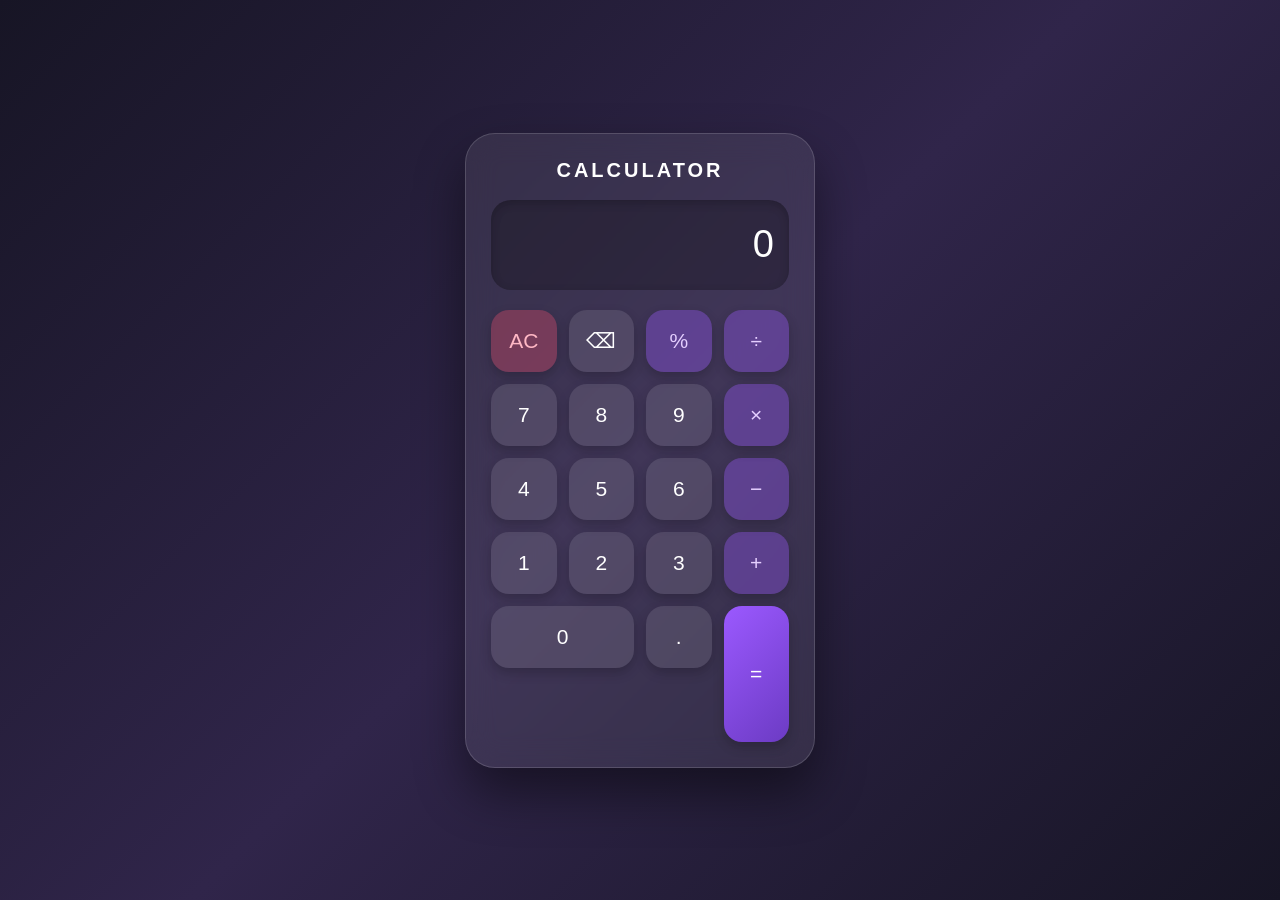
<file: CodeAlpha_Calculator/Calculator-main/index.html>
<!DOCTYPE html>
<html lang="en">
<head>
    <meta charset="UTF-8">
    <meta name="viewport" content="width=device-width, initial-scale=1.0">

    <title>Aesthetic Calculator</title>

    <link rel="stylesheet" href="style.css">
</head>

<body>

    <div class="calculator">

        <h2>CALCULATOR</h2>

        <input type="text" id="display" value="0" readonly>

        <div class="buttons">

            <button class="clear" onclick="clearDisplay()">AC</button>
            <button onclick="deleteLast()">⌫</button>
            <button class="operator" onclick="addToDisplay('%')">%</button>
            <button class="operator" onclick="addToDisplay('/')">÷</button>

            <button onclick="addToDisplay('7')">7</button>
            <button onclick="addToDisplay('8')">8</button>
            <button onclick="addToDisplay('9')">9</button>
            <button class="operator" onclick="addToDisplay('*')">×</button>

            <button onclick="addToDisplay('4')">4</button>
            <button onclick="addToDisplay('5')">5</button>
            <button onclick="addToDisplay('6')">6</button>
            <button class="operator" onclick="addToDisplay('-')">−</button>

            <button onclick="addToDisplay('1')">1</button>
            <button onclick="addToDisplay('2')">2</button>
            <button onclick="addToDisplay('3')">3</button>
            <button class="operator" onclick="addToDisplay('+')">+</button>

            <button class="zero" onclick="addToDisplay('0')">0</button>
            <button onclick="addToDisplay('.')">.</button>

            <button class="equal" onclick="calculate()">=</button>

        </div>

    </div>

    <script src="script.js"></script>

</body>
</html>
</file>
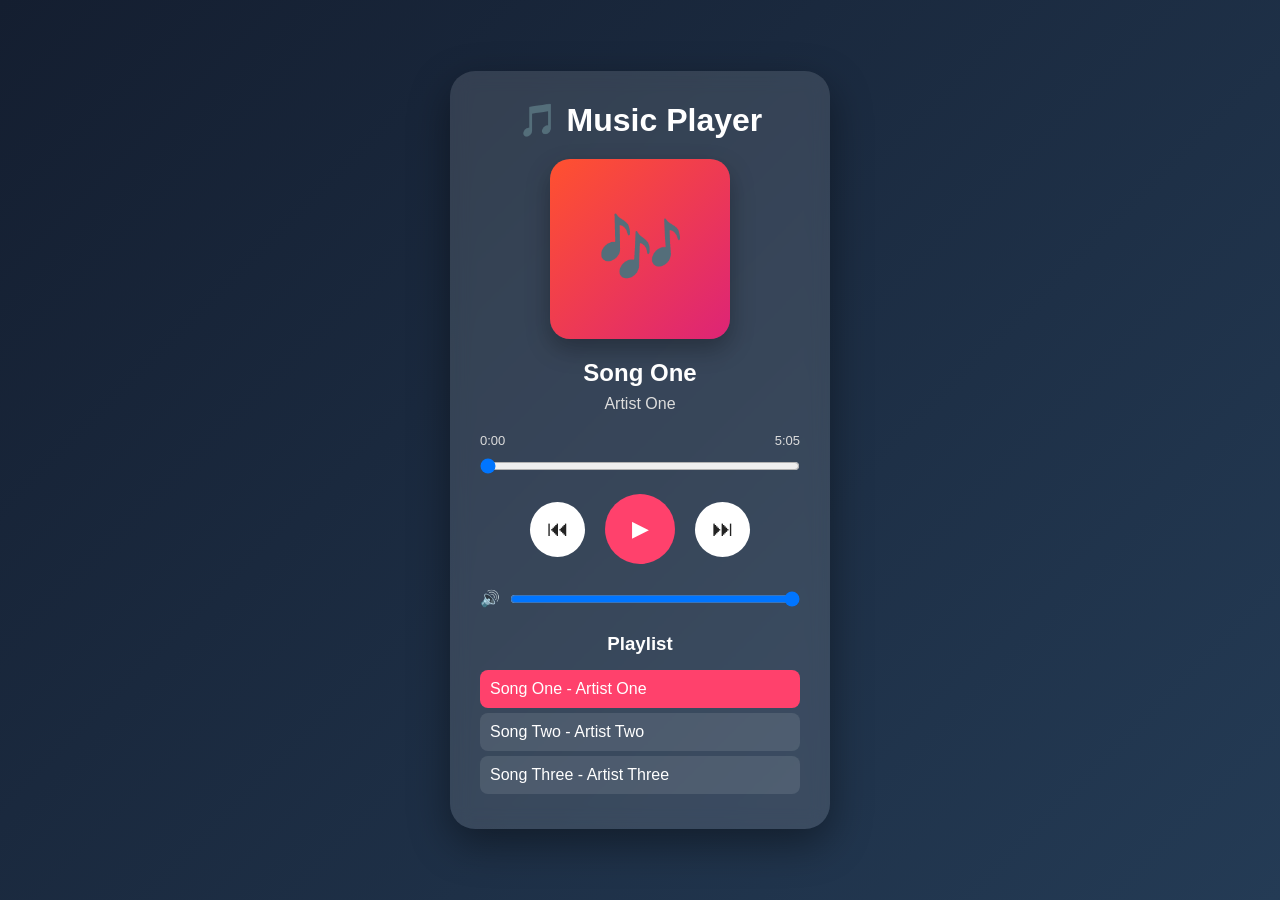
<file: CodeAlpha_Music_Player/Music-Player-main/index.html>
<!DOCTYPE html>
<html lang="en">
<head>
    <meta charset="UTF-8">
    <meta name="viewport" content="width=device-width, initial-scale=1.0">
    <title>Music Player</title>
    <link rel="stylesheet" href="style.css">
</head>

<body>

<div class="music-player">

    <h1>🎵 Music Player</h1>

    <div class="album">
        <div class="music-icon">🎶</div>
    </div>

    <h2 id="songTitle">Song Title</h2>
    <p id="artist">Artist Name</p>

    <div class="time">
        <span id="currentTime">0:00</span>
        <span id="duration">0:00</span>
    </div>

    <input type="range" id="progress" value="0" min="0" max="100">

    <div class="controls">
        <button id="prevBtn">⏮</button>
        <button id="playBtn">▶</button>
        <button id="nextBtn">⏭</button>
    </div>

    <div class="volume-control">
        🔊
        <input type="range" id="volume" min="0" max="1" step="0.01" value="1">
    </div>

    <h3>Playlist</h3>

    <ul id="playlist"></ul>

    <audio id="audio"></audio>

</div>

<script src="script.js"></script>

</body>
</html>
</file>
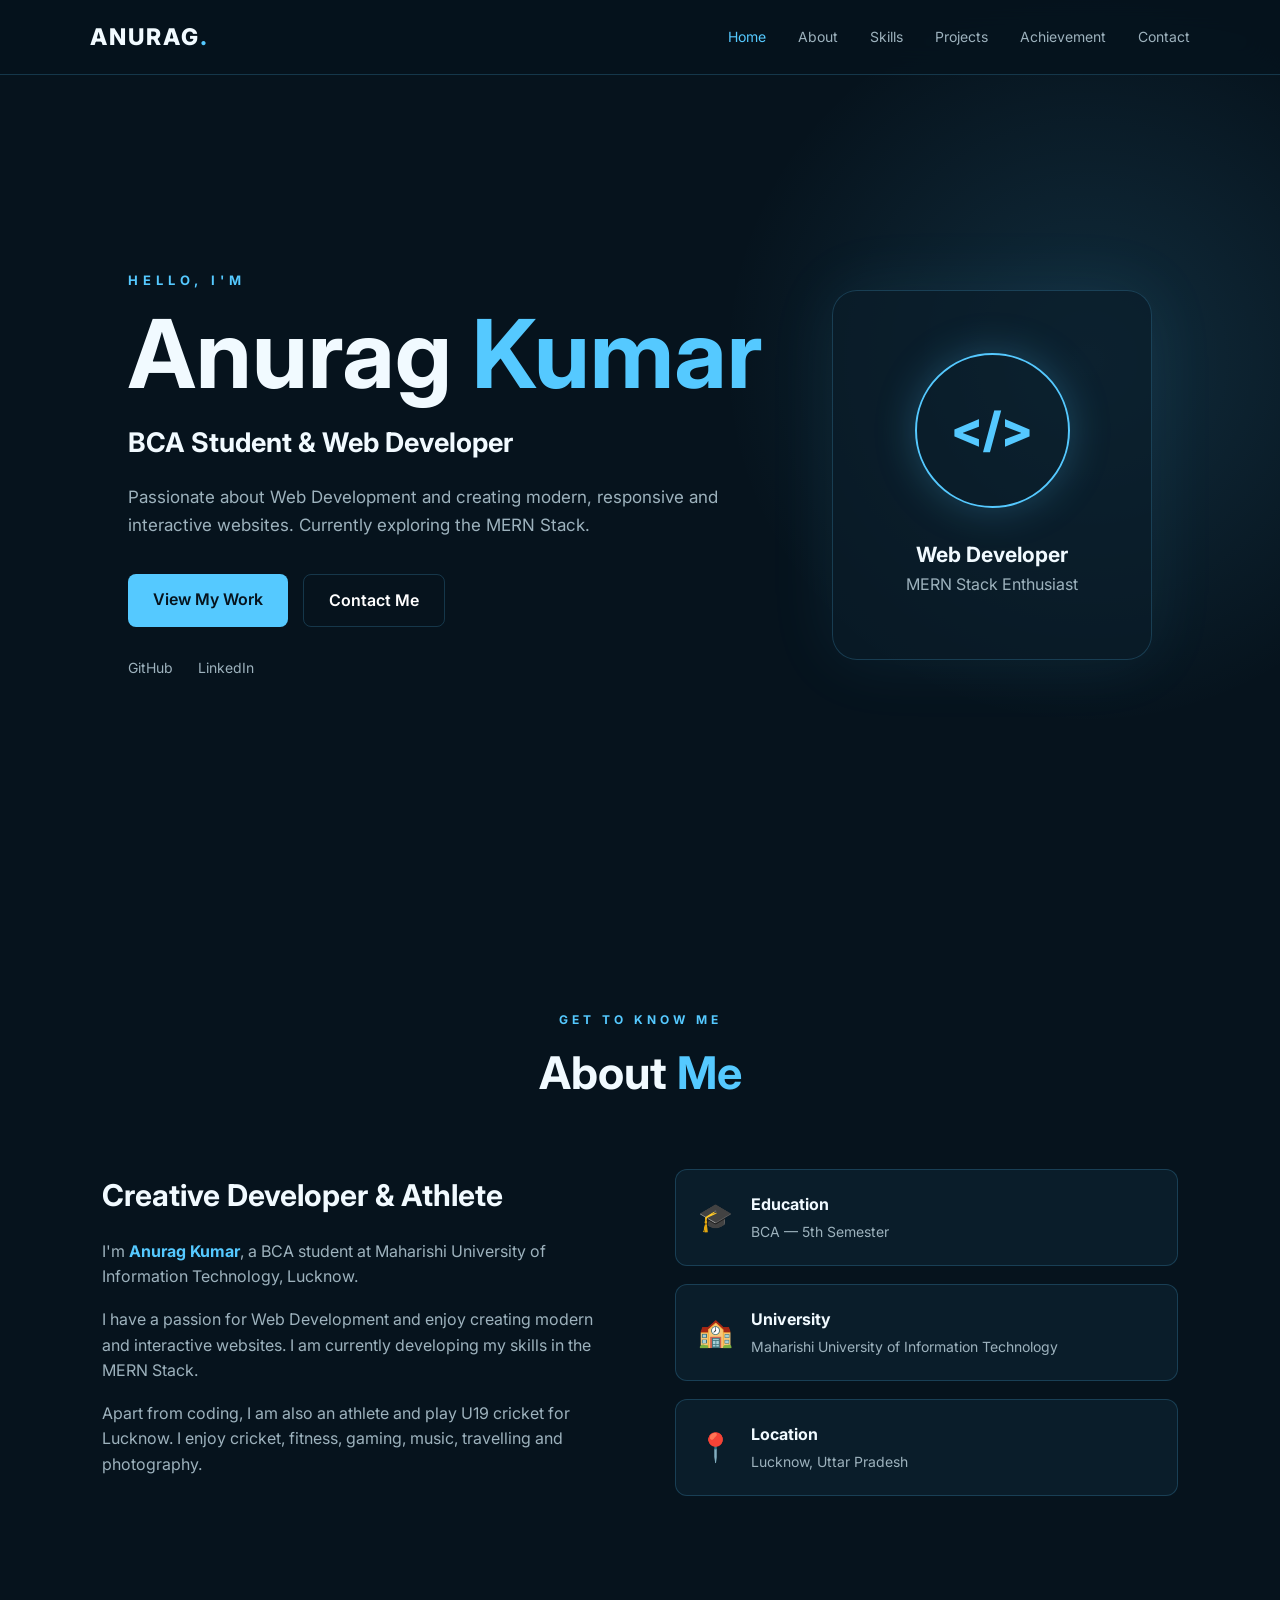
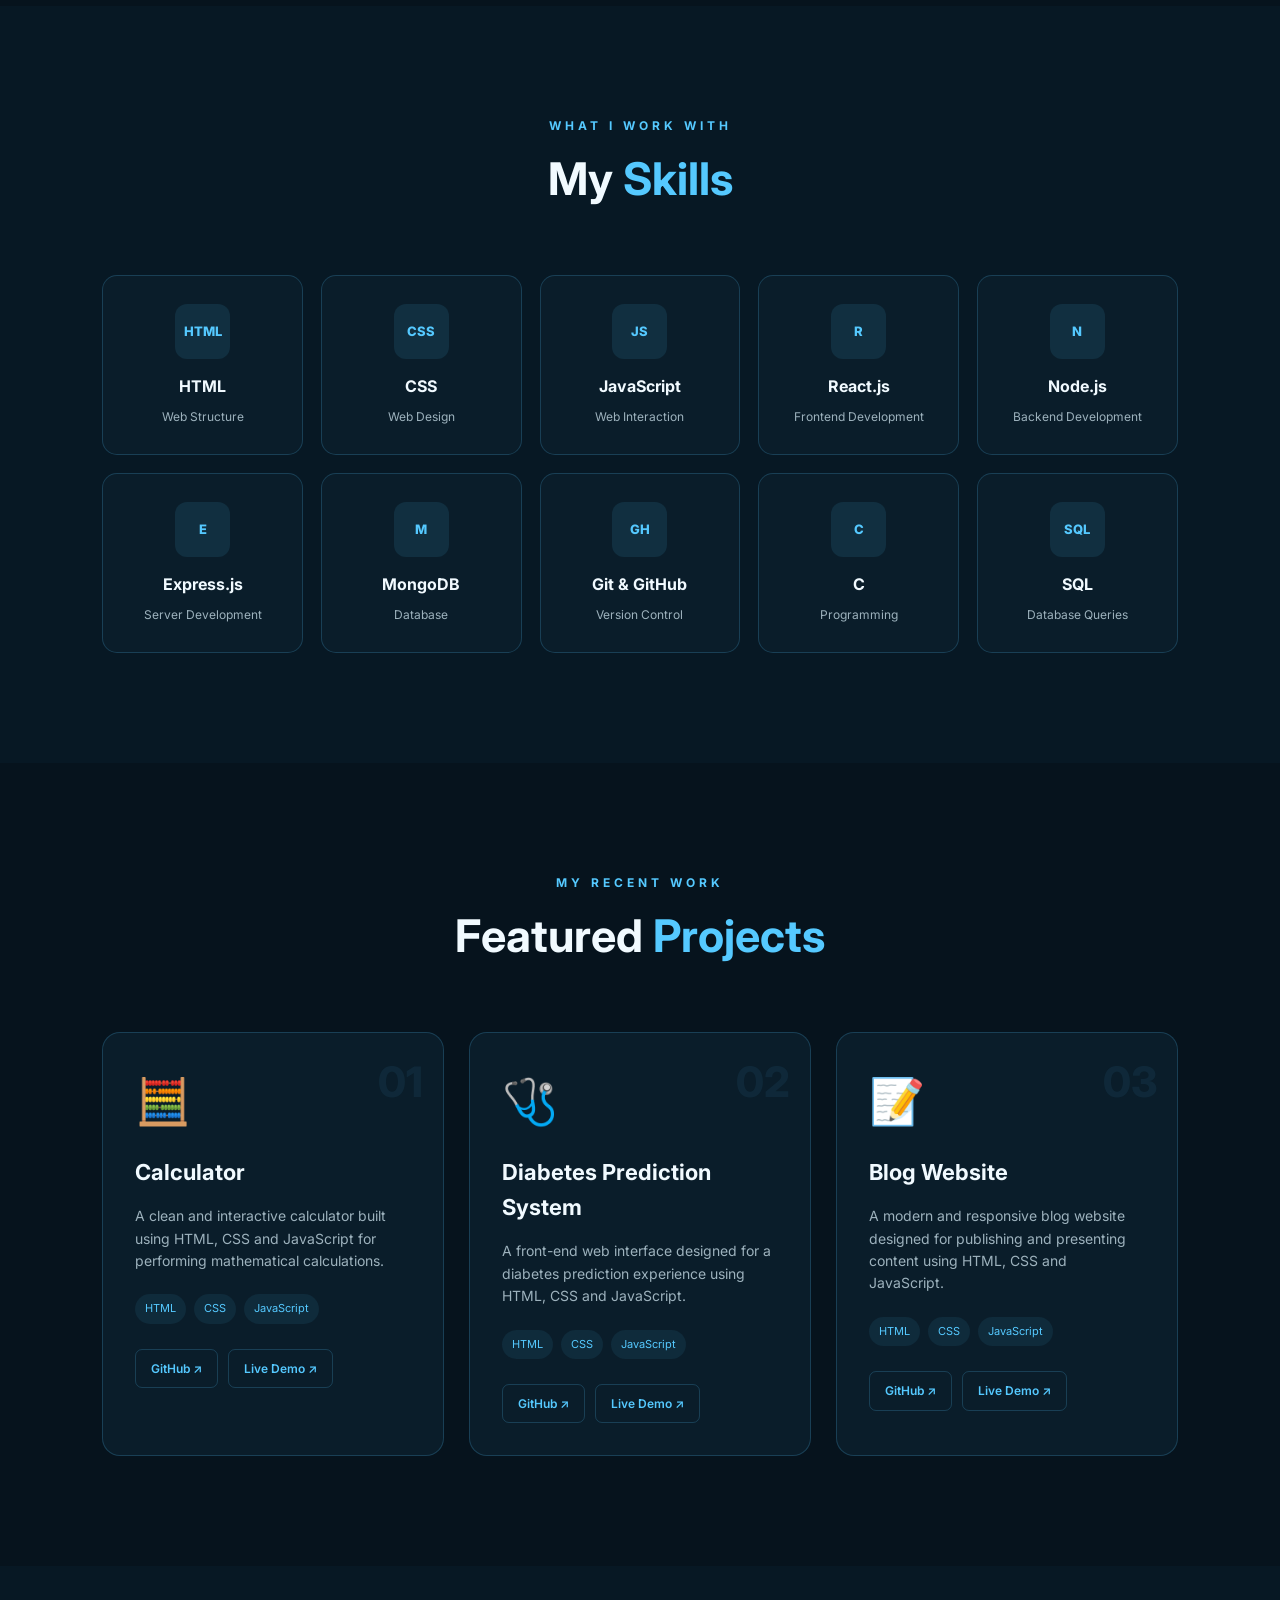
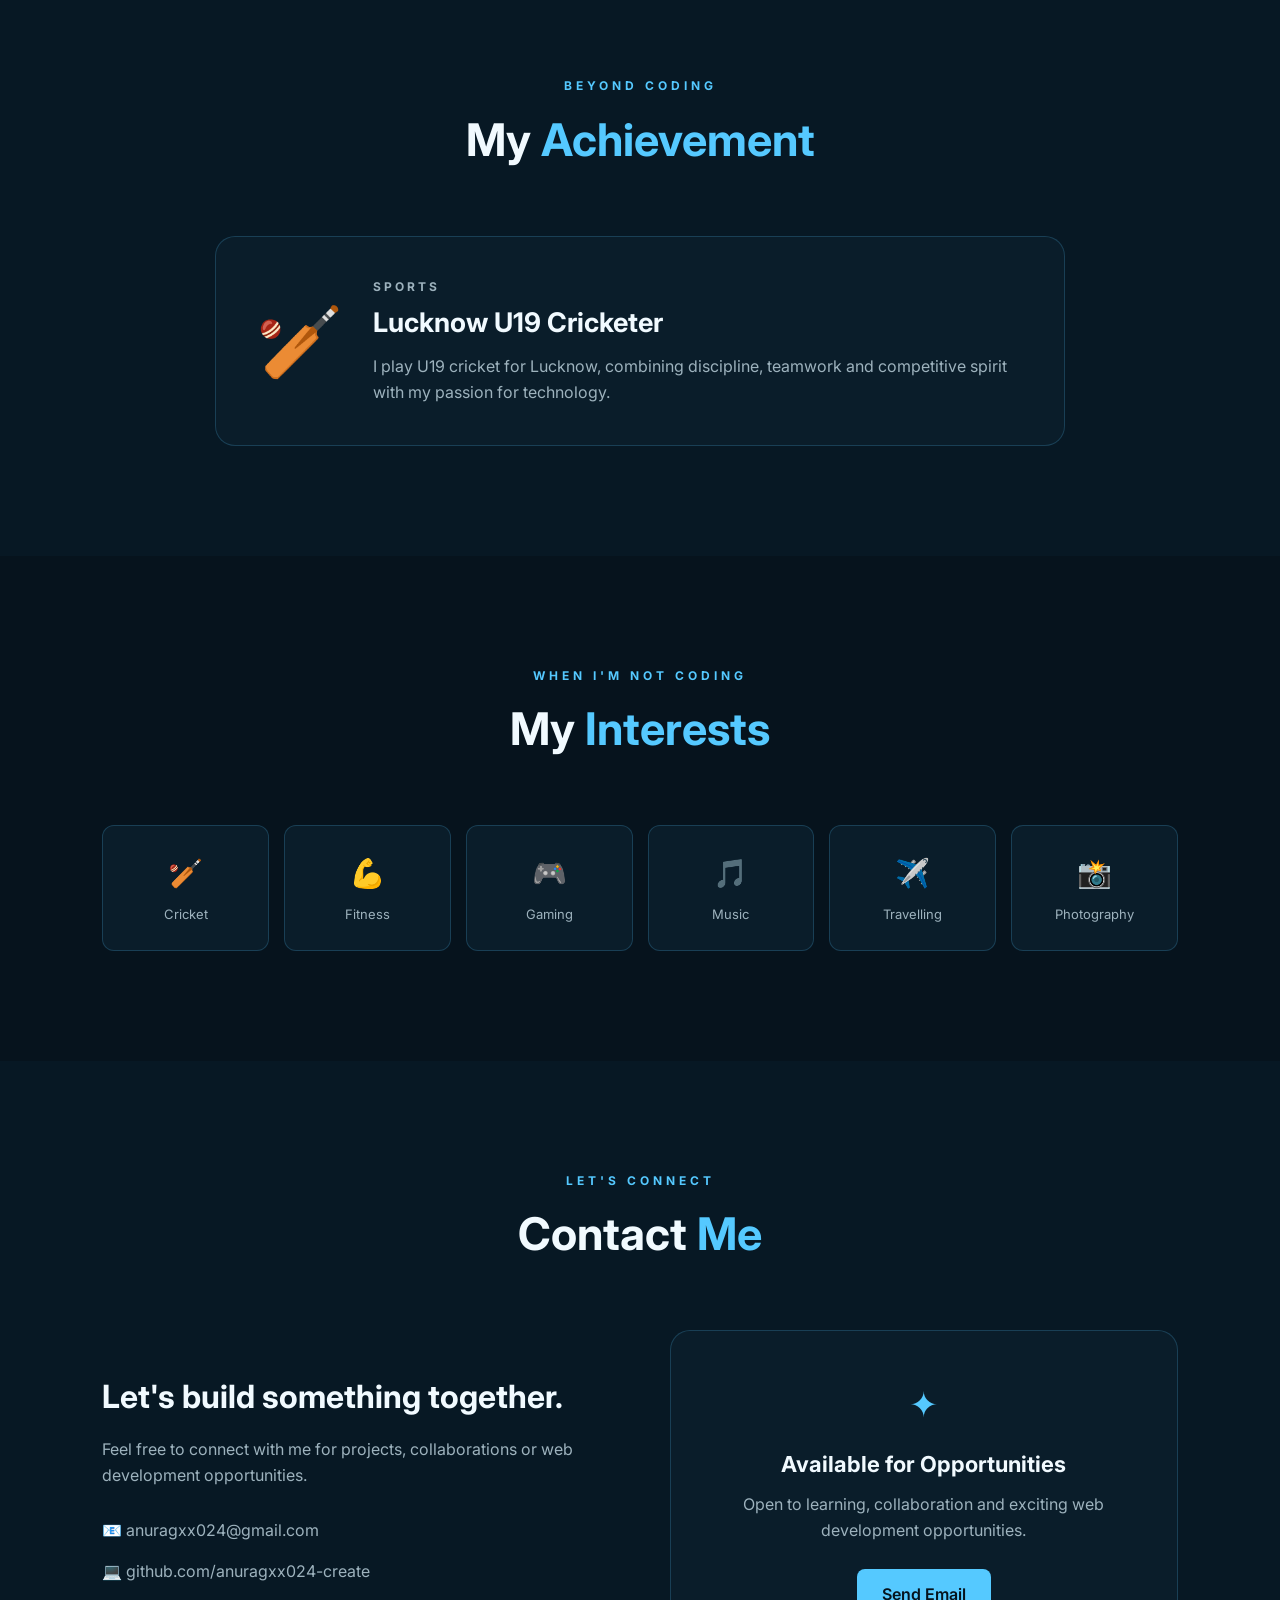
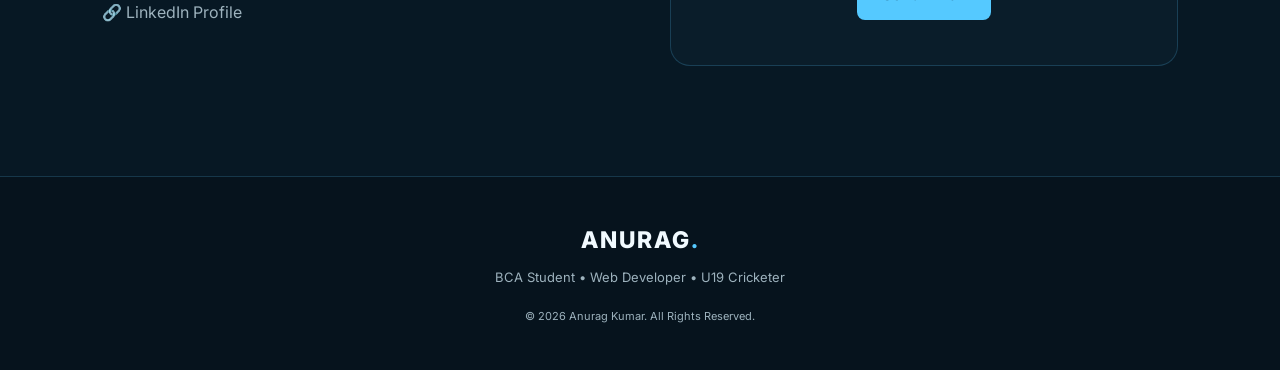
<file: CodeAlpha_Personal_portfolio_websites/PERSONAL-PORTFOLIO-WEBSITE-main/index.html>
<!DOCTYPE html>
<html lang="en">

<head>
    <meta charset="UTF-8">
    <meta name="viewport" content="width=device-width, initial-scale=1.0">

    <title>Anurag Kumar | Web Developer</title>

    <link rel="stylesheet" href="style.css">

    <!-- Google Font -->
    <link rel="preconnect" href="https://fonts.googleapis.com">
    <link rel="preconnect" href="https://fonts.gstatic.com" crossorigin>
    <link href="https://fonts.googleapis.com/css2?family=Inter:wght@400;500;600;700;800&display=swap" rel="stylesheet">
</head>

<body>

    <!-- ================= NAVBAR ================= -->

    <header class="navbar">

        <a href="#home" class="logo">
            ANURAG<span>.</span>
        </a>

        <nav id="navMenu">
            <a href="#home">Home</a>
            <a href="#about">About</a>
            <a href="#skills">Skills</a>
            <a href="#projects">Projects</a>
            <a href="#achievement">Achievement</a>
            <a href="#contact">Contact</a>
        </nav>

        <button class="menu-btn" id="menuBtn">
            ☰
        </button>

    </header>


    <!-- ================= HERO ================= -->

    <section id="home" class="hero">

        <div class="hero-content">

            <p class="small-heading">
                HELLO, I'M
            </p>

            <h1>
                Anurag <span>Kumar</span>
            </h1>

            <h2>
                BCA Student & Web Developer
            </h2>

            <p class="hero-text">
                Passionate about Web Development and creating
                modern, responsive and interactive websites.
                Currently exploring the MERN Stack.
            </p>

            <div class="hero-buttons">

                <a href="#projects" class="btn primary-btn">
                    View My Work
                </a>

                <a href="#contact" class="btn secondary-btn">
                    Contact Me
                </a>

            </div>

            <div class="social-links">

                <a href="https://github.com/anuragxx024-create" target="_blank">
                    GitHub
                </a>

                <a href="https://www.linkedin.com/in/anurag-kr-413aa0384/" target="_blank">
                    LinkedIn
                </a>

            </div>

        </div>


        <div class="developer-card">

            <div class="code-circle">
                &lt;/&gt;
            </div>

            <h3>
                Web Developer
            </h3>

            <p>
                MERN Stack Enthusiast
            </p>

        </div>

    </section>


    <!-- ================= ABOUT ================= -->

    <section id="about" class="section">

        <div class="section-title">

            <p>
                GET TO KNOW ME
            </p>

            <h2>
                About <span>Me</span>
            </h2>

        </div>


        <div class="about-container">

            <div class="about-text">

                <h3>
                    Creative Developer & Athlete
                </h3>

                <p>
                    I'm <strong>Anurag Kumar</strong>, a BCA student
                    at Maharishi University of Information Technology,
                    Lucknow.
                </p>

                <p>
                    I have a passion for Web Development and enjoy
                    creating modern and interactive websites. I am
                    currently developing my skills in the MERN Stack.
                </p>

                <p>
                    Apart from coding, I am also an athlete and play
                    U19 cricket for Lucknow. I enjoy cricket, fitness,
                    gaming, music, travelling and photography.
                </p>

            </div>


            <div class="about-info">

                <div class="info-box">

                    <div class="info-icon">
                        🎓
                    </div>

                    <div>
                        <h4>
                            Education
                        </h4>

                        <p>
                            BCA — 5th Semester
                        </p>
                    </div>

                </div>


                <div class="info-box">

                    <div class="info-icon">
                        🏫
                    </div>

                    <div>
                        <h4>
                            University
                        </h4>

                        <p>
                            Maharishi University of Information Technology
                        </p>
                    </div>

                </div>


                <div class="info-box">

                    <div class="info-icon">
                        📍
                    </div>

                    <div>
                        <h4>
                            Location
                        </h4>

                        <p>
                            Lucknow, Uttar Pradesh
                        </p>
                    </div>

                </div>

            </div>

        </div>

    </section>


    <!-- ================= SKILLS ================= -->

    <section id="skills" class="section skills-section">

        <div class="section-title">

            <p>
                WHAT I WORK WITH
            </p>

            <h2>
                My <span>Skills</span>
            </h2>

        </div>


        <div class="skills-grid">

            <div class="skill-card">
                <div class="skill-icon">HTML</div>
                <h3>HTML</h3>
                <p>Web Structure</p>
            </div>

            <div class="skill-card">
                <div class="skill-icon">CSS</div>
                <h3>CSS</h3>
                <p>Web Design</p>
            </div>

            <div class="skill-card">
                <div class="skill-icon">JS</div>
                <h3>JavaScript</h3>
                <p>Web Interaction</p>
            </div>

            <div class="skill-card">
                <div class="skill-icon">R</div>
                <h3>React.js</h3>
                <p>Frontend Development</p>
            </div>

            <div class="skill-card">
                <div class="skill-icon">N</div>
                <h3>Node.js</h3>
                <p>Backend Development</p>
            </div>

            <div class="skill-card">
                <div class="skill-icon">E</div>
                <h3>Express.js</h3>
                <p>Server Development</p>
            </div>

            <div class="skill-card">
                <div class="skill-icon">M</div>
                <h3>MongoDB</h3>
                <p>Database</p>
            </div>

            <div class="skill-card">
                <div class="skill-icon">GH</div>
                <h3>Git & GitHub</h3>
                <p>Version Control</p>
            </div>

            <div class="skill-card">
                <div class="skill-icon">C</div>
                <h3> C </h3>
                <p>Programming</p>
            </div>

            <div class="skill-card">
                <div class="skill-icon">SQL</div>
                <h3>SQL</h3>
                <p>Database Queries</p>
            </div>

        </div>

    </section>


    <!-- ================= PROJECTS ================= -->

    <section id="projects" class="section projects-section">

        <div class="section-title">

            <p>
                MY RECENT WORK
            </p>

            <h2>
                Featured <span>Projects</span>
            </h2>

        </div>


        <!-- IMPORTANT: PROJECTS GRID -->

        <div class="projects-grid">


            <!-- PROJECT 1 -->

            <article class="project-card">

                <div class="project-number">
                    01
                </div>

                <div class="project-icon">
                    🧮
                </div>

                <h3>
                    Calculator
                </h3>

                <p>
                    A clean and interactive calculator built using
                    HTML, CSS and JavaScript for performing
                    mathematical calculations.
                </p>

                <div class="project-tech">

                    <span>HTML</span>
                    <span>CSS</span>
                    <span>JavaScript</span>

                </div>

                <div class="project-links">

                    <!-- PUT YOUR CALCULATOR GITHUB LINK HERE -->

                    <a href="https://github.com/anuragxx024-create/Calculator"
                       target="_blank">
                        GitHub ↗
                    </a>

                    <!-- PUT YOUR CALCULATOR LIVE LINK HERE -->

                    <a href=""
                       target="_blank">
                        Live Demo ↗
                    </a>

                </div>

            </article>


            <!-- PROJECT 2 -->

            <article class="project-card">

                <div class="project-number">
                    02
                </div>

                <div class="project-icon">
                    🩺
                </div>

                <h3>
                    Diabetes Prediction System
                </h3>

                <p>
                    A front-end web interface designed for a
                    diabetes prediction experience using
                    HTML, CSS and JavaScript.
                </p>

                <div class="project-tech">

                    <span>HTML</span>
                    <span>CSS</span>
                    <span>JavaScript</span>

                </div>

                <div class="project-links">

                    <!-- PUT YOUR DIABETES GITHUB LINK HERE -->

                    <a href="https://github.com/anuragxx024-create/Diabetes-predication-system"
                       target="_blank">
                        GitHub ↗
                    </a>

                    <!-- PUT YOUR DIABETES LIVE LINK HERE -->

                    <a href="https://anuragxx024-create.github.io/Diabetes-predication-system/"
                       target="_blank">
                        Live Demo ↗
                    </a>

                </div>

            </article>


            <!-- PROJECT 3 -->

            <article class="project-card">

                <div class="project-number">
                    03
                </div>

                <div class="project-icon">
                    📝
                </div>

                <h3>
                    Blog Website
                </h3>

                <p>
                    A modern and responsive blog website designed
                    for publishing and presenting content using
                    HTML, CSS and JavaScript.
                </p>

                <div class="project-tech">

                    <span>HTML</span>
                    <span>CSS</span>
                    <span>JavaScript</span>

                </div>

                <div class="project-links">

                    <!-- PUT YOUR BLOG GITHUB LINK HERE -->

                    <a href="YOUR-BLOG-GITHUB-LINK"
                       target="_blank">
                        GitHub ↗
                    </a>

                    <!-- PUT YOUR BLOG LIVE LINK HERE -->

                    <a href="YOUR-BLOG-LIVE-LINK"
                       target="_blank">
                        Live Demo ↗
                    </a>

                </div>

            </article>


        </div>

    </section>


    <!-- ================= ACHIEVEMENT ================= -->

    <section id="achievement" class="section achievement-section">

        <div class="section-title">

            <p>
                BEYOND CODING
            </p>

            <h2>
                My <span>Achievement</span>
            </h2>

        </div>


        <div class="achievement-card">

            <div class="achievement-icon">
                🏏
            </div>

            <div>

                <p class="achievement-label">
                    SPORTS
                </p>

                <h3>
                    Lucknow U19 Cricketer
                </h3>

                <p>
                    I play U19 cricket for Lucknow, combining
                    discipline, teamwork and competitive spirit
                    with my passion for technology.
                </p>

            </div>

        </div>

    </section>


    <!-- ================= INTERESTS ================= -->

    <section class="section">

        <div class="section-title">

            <p>
                WHEN I'M NOT CODING
            </p>

            <h2>
                My <span>Interests</span>
            </h2>

        </div>


        <div class="interests-grid">

            <div class="interest-card">
                <span>🏏</span>
                <p>Cricket</p>
            </div>

            <div class="interest-card">
                <span>💪</span>
                <p>Fitness</p>
            </div>

            <div class="interest-card">
                <span>🎮</span>
                <p>Gaming</p>
            </div>

            <div class="interest-card">
                <span>🎵</span>
                <p>Music</p>
            </div>

            <div class="interest-card">
                <span>✈️</span>
                <p>Travelling</p>
            </div>

            <div class="interest-card">
                <span>📸</span>
                <p>Photography</p>
            </div>

        </div>

    </section>


    <!-- ================= CONTACT ================= -->

    <section id="contact" class="section contact-section">

        <div class="section-title">

            <p>
                LET'S CONNECT
            </p>

            <h2>
                Contact <span>Me</span>
            </h2>

        </div>


        <div class="contact-container">

            <div class="contact-text">

                <h3>
                    Let's build something together.
                </h3>

                <p>
                    Feel free to connect with me for projects,
                    collaborations or web development opportunities.
                </p>


                <div class="contact-details">

                    <a href="mailto:anuragxx024@gmail.com">
                        📧 anuragxx024@gmail.com
                    </a>

                    <a href="https://github.com/anuragxx024-create"
                       target="_blank">
                        💻 github.com/anuragxx024-create
                    </a>

                    <a href="https://www.linkedin.com/in/anurag-kr-413aa0384/"
                       target="_blank">
                        🔗 LinkedIn Profile
                    </a>

                </div>

            </div>


            <div class="contact-box">

                <div class="contact-symbol">
                    ✦
                </div>

                <h3>
                    Available for Opportunities
                </h3>

                <p>
                    Open to learning, collaboration and exciting
                    web development opportunities.
                </p>

                <a href="mailto:anuragxx024@gmail.com"
                   class="btn primary-btn">
                    Send Email
                </a>

            </div>

        </div>

    </section>


    <!-- ================= FOOTER ================= -->

    <footer>

        <div class="footer-logo">
            ANURAG<span>.</span>
        </div>

        <p>
            BCA Student • Web Developer • U19 Cricketer
        </p>

        <p class="copyright">
            © <span id="year"></span> Anurag Kumar. All Rights Reserved.
        </p>

    </footer>


    <!-- JAVASCRIPT -->

    <script src="script.js"></script>

</body>

</html>
</file>
<file: CodeAlpha_Calculator/Calculator-main/style.css>
* {
    margin: 0;
    padding: 0;
    box-sizing: border-box;
    font-family: "Poppins", sans-serif;
}

body {
    min-height: 100vh;

    display: flex;
    justify-content: center;
    align-items: center;

    background: linear-gradient(
        135deg,
        #171525,
        #30254a,
        #171525
    );
}

/* Calculator Box */

.calculator {
    width: 350px;
    padding: 25px;

    border-radius: 30px;

    background: rgba(255, 255, 255, 0.08);

    border: 1px solid rgba(255, 255, 255, 0.15);

    box-shadow: 0 25px 50px rgba(0, 0, 0, 0.45);

    backdrop-filter: blur(15px);
}

/* Heading */

h2 {
    text-align: center;

    color: white;

    font-size: 20px;

    margin-bottom: 18px;

    letter-spacing: 3px;
}

/* Display */

#display {
    width: 100%;
    height: 90px;

    border: none;
    outline: none;

    border-radius: 20px;

    margin-bottom: 20px;

    padding: 15px;

    text-align: right;

    font-size: 38px;

    color: white;

    background: rgba(0, 0, 0, 0.25);

    box-shadow: inset 0 3px 10px rgba(0, 0, 0, 0.2);
}

/* Buttons Grid */

.buttons {
    display: grid;

    grid-template-columns: repeat(4, 1fr);

    gap: 12px;
}

/* All Buttons */

button {
    height: 62px;

    border: none;

    border-radius: 18px;

    font-size: 21px;

    color: white;

    cursor: pointer;

    background: rgba(255, 255, 255, 0.1);

    box-shadow: 0 5px 12px rgba(0, 0, 0, 0.2);

    transition: 0.2s ease;
}

/* Hover Effect */

button:hover {
    transform: translateY(-3px);

    background: rgba(255, 255, 255, 0.18);
}

/* Click Effect */

button:active {
    transform: scale(0.94);
}

/* Operators */

.operator {
    background: rgba(155, 89, 255, 0.35);

    color: #e5cfff;
}

.operator:hover {
    background: rgba(155, 89, 255, 0.55);
}

/* Clear Button */

.clear {
    background: rgba(255, 80, 110, 0.3);

    color: #ffb8c5;
}

/* Equal Button */

.equal {
    grid-row: span 2;

    height: 136px;

    background: linear-gradient(
        135deg,
        #9b59ff,
        #6c3bc4
    );

    color: white;
}

.equal:hover {
    background: linear-gradient(
        135deg,
        #aa70ff,
        #7948d4
    );
}

/* Zero Button */

.zero {
    grid-column: span 2;
}

/* Mobile Responsive */

@media (max-width: 400px) {

    .calculator {
        width: 90%;

        padding: 20px;
    }

    button {
        height: 58px;
    }
}
</file>
<file: CodeAlpha_Music_Player/Music-Player-main/style.css>
* {
    margin: 0;
    padding: 0;
    box-sizing: border-box;
}

body {
    font-family: Arial, sans-serif;
    min-height: 100vh;
    display: flex;
    justify-content: center;
    align-items: center;
    background: linear-gradient(135deg, #141e30, #243b55);
}

.music-player {
    width: 380px;
    padding: 30px;
    text-align: center;
    color: white;
    background: rgba(255, 255, 255, 0.12);
    border-radius: 25px;
    box-shadow: 0 15px 40px rgba(0, 0, 0, 0.4);
    backdrop-filter: blur(10px);
}

h1 {
    margin-bottom: 20px;
}

.album {
    width: 180px;
    height: 180px;
    margin: auto;
    border-radius: 20px;
    display: flex;
    justify-content: center;
    align-items: center;
    background: linear-gradient(135deg, #ff512f, #dd2476);
    box-shadow: 0 10px 25px rgba(0, 0, 0, 0.3);
}

.music-icon {
    font-size: 70px;
}

h2 {
    margin-top: 20px;
}

#artist {
    margin: 8px 0 20px;
    color: #ddd;
}

.time {
    display: flex;
    justify-content: space-between;
    font-size: 13px;
    color: #ddd;
}

input[type="range"] {
    width: 100%;
    cursor: pointer;
}

#progress {
    margin: 10px 0 20px;
}

.controls {
    display: flex;
    justify-content: center;
    align-items: center;
    gap: 20px;
}

.controls button {
    width: 55px;
    height: 55px;
    border: none;
    border-radius: 50%;
    cursor: pointer;
    font-size: 22px;
    background: white;
    color: #222;
    transition: 0.3s;
}

.controls button:hover {
    transform: scale(1.1);
}

#playBtn {
    width: 70px;
    height: 70px;
    background: #ff416c;
    color: white;
}

.volume-control {
    margin: 25px 0;
    display: flex;
    align-items: center;
    gap: 10px;
}

h3 {
    margin-bottom: 10px;
}

#playlist {
    list-style: none;
    text-align: left;
    max-height: 150px;
    overflow-y: auto;
}

#playlist li {
    padding: 10px;
    margin: 5px 0;
    background: rgba(255, 255, 255, 0.1);
    border-radius: 8px;
    cursor: pointer;
    transition: 0.3s;
}

#playlist li:hover {
    background: rgba(255, 255, 255, 0.25);
}

#playlist li.active {
    background: #ff416c;
}
</file>
<file: CodeAlpha_Personal_portfolio_websites/PERSONAL-PORTFOLIO-WEBSITE-main/style.css>
/* ================================
   RESET
================================ */

* {
    margin: 0;
    padding: 0;
    box-sizing: border-box;
}

html {
    scroll-behavior: smooth;
}

body {
    font-family: "Inter", sans-serif;
    background: #06131d;
    color: #f1faff;
    line-height: 1.6;
    overflow-x: hidden;
}

a {
    text-decoration: none;
    color: inherit;
}

::selection {
    background: #55c9ff;
    color: #06131d;
}


/* ================================
   COLORS
================================ */

:root {
    --sky: #55c9ff;
    --sky-light: #a9e7ff;

    --dark: #06131d;
    --dark-two: #071824;
    --card: #0a1d2a;

    --border: rgba(85, 201, 255, 0.20);

    --muted: #9db2bd;
}


/* ================================
   NAVBAR
================================ */

.navbar {
    position: fixed;
    top: 0;
    left: 0;

    width: 100%;
    height: 75px;

    padding: 0 7%;

    display: flex;
    align-items: center;
    justify-content: space-between;

    background: rgba(6, 19, 29, 0.90);

    backdrop-filter: blur(15px);

    border-bottom: 1px solid var(--border);

    z-index: 1000;
}

.logo,
.footer-logo {
    font-size: 23px;
    font-weight: 800;
    letter-spacing: 2px;
}

.logo span,
.footer-logo span {
    color: var(--sky);
}

.navbar nav {
    display: flex;
    align-items: center;
    gap: 32px;
}

.navbar nav a {
    color: var(--muted);
    font-size: 14px;
    transition: 0.3s;
}

.navbar nav a:hover {
    color: var(--sky);
}

.menu-btn {
    display: none;

    background: none;
    border: none;

    color: white;

    font-size: 27px;

    cursor: pointer;
}


/* ================================
   HERO
================================ */

.hero {
    min-height: 100vh;

    padding: 130px 10% 80px;

    display: flex;
    align-items: center;
    justify-content: space-between;

    gap: 70px;

    background:
        radial-gradient(
            circle at 85% 40%,
            rgba(85, 201, 255, 0.14),
            transparent 30%
        );
}

.hero-content {
    max-width: 700px;
}

.small-heading {
    color: var(--sky);

    font-size: 13px;
    font-weight: 700;

    letter-spacing: 5px;

    margin-bottom: 15px;
}

.hero h1 {
    font-size: clamp(55px, 8vw, 95px);

    line-height: 1;

    margin-bottom: 20px;
}

.hero h1 span {
    color: var(--sky);
}

.hero h2 {
    font-size: 27px;

    margin-bottom: 20px;
}

.hero-text {
    max-width: 600px;

    color: var(--muted);

    font-size: 17px;
}

.hero-buttons {
    display: flex;
    gap: 15px;

    margin-top: 35px;
}

.btn {
    display: inline-block;

    padding: 13px 25px;

    border-radius: 8px;

    font-weight: 600;

    transition: 0.3s;
}

.primary-btn {
    background: var(--sky);

    color: #06131d;
}

.primary-btn:hover {
    transform: translateY(-4px);

    box-shadow:
        0 10px 35px rgba(85, 201, 255, 0.25);
}

.secondary-btn {
    border: 1px solid var(--border);

    color: white;
}

.secondary-btn:hover {
    border-color: var(--sky);

    color: var(--sky);
}

.social-links {
    display: flex;
    gap: 25px;

    margin-top: 30px;
}

.social-links a {
    color: var(--muted);

    font-size: 14px;

    transition: 0.3s;
}

.social-links a:hover {
    color: var(--sky);
}


/* Developer Card */

.developer-card {
    width: 320px;
    min-width: 320px;

    height: 370px;

    border-radius: 25px;

    border: 1px solid var(--border);

    background: rgba(10, 29, 42, 0.70);

    display: flex;
    flex-direction: column;

    align-items: center;
    justify-content: center;

    box-shadow:
        0 0 70px rgba(85, 201, 255, 0.08);

    animation: floatCard 4s ease-in-out infinite;
}

.code-circle {
    width: 155px;
    height: 155px;

    border-radius: 50%;

    border: 2px solid var(--sky);

    display: flex;
    align-items: center;
    justify-content: center;

    color: var(--sky);

    font-size: 48px;
    font-weight: 800;

    box-shadow:
        0 0 40px rgba(85, 201, 255, 0.25);

    margin-bottom: 30px;
}

.developer-card h3 {
    font-size: 21px;
}

.developer-card p {
    color: var(--muted);
}


/* ================================
   GENERAL SECTION
================================ */

.section {
    width: 100%;

    padding: 110px 8%;
}

.section-title {
    text-align: center;

    margin-bottom: 60px;
}

.section-title p {
    color: var(--sky);

    font-size: 12px;

    font-weight: 700;

    letter-spacing: 4px;
}

.section-title h2 {
    font-size: 45px;

    margin-top: 8px;
}

.section-title h2 span {
    color: var(--sky);
}


/* ================================
   ABOUT
================================ */

.about-container {
    width: 100%;
    max-width: 1200px;

    margin: auto;

    display: grid;

    grid-template-columns: 1fr 1fr;

    gap: 70px;

    align-items: center;
}

.about-text h3 {
    font-size: 30px;

    margin-bottom: 20px;
}

.about-text p {
    color: var(--muted);

    margin-bottom: 17px;
}

.about-text strong {
    color: var(--sky);
}

.about-info {
    display: flex;
    flex-direction: column;

    gap: 18px;
}

.info-box {
    padding: 22px;

    display: flex;
    align-items: center;

    gap: 18px;

    background: var(--card);

    border: 1px solid var(--border);

    border-radius: 12px;

    transition: 0.3s;
}

.info-box:hover {
    transform: translateX(8px);

    border-color: var(--sky);
}

.info-icon {
    font-size: 28px;
}

.info-box h4 {
    margin-bottom: 3px;
}

.info-box p {
    color: var(--muted);

    font-size: 14px;
}


/* ================================
   SKILLS
================================ */

.skills-section {
    background: var(--dark-two);
}

.skills-grid {
    width: 100%;
    max-width: 1200px;

    margin: auto;

    display: grid;

    grid-template-columns:
        repeat(5, minmax(0, 1fr));

    gap: 18px;
}

.skill-card {
    padding: 28px 15px;

    text-align: center;

    background: var(--card);

    border: 1px solid var(--border);

    border-radius: 15px;

    transition: 0.3s;
}

.skill-card:hover {
    transform: translateY(-8px);

    border-color: var(--sky);
}

.skill-icon {
    width: 55px;
    height: 55px;

    margin: 0 auto 15px;

    display: flex;
    align-items: center;
    justify-content: center;

    border-radius: 12px;

    background: rgba(85, 201, 255, 0.10);

    color: var(--sky);

    font-size: 13px;

    font-weight: 800;
}

.skill-card h3 {
    font-size: 16px;
}

.skill-card p {
    color: var(--muted);

    font-size: 12px;

    margin-top: 7px;
}


/* ================================
   PROJECTS
================================ */

.projects-section {
    background: var(--dark);
}


/*
    IMPORTANT:
    This grid is independent.
    It will NOT get squeezed by another container.
*/

.projects-grid {
    width: 100%;
    max-width: 1200px;

    margin: 0 auto;

    display: grid;

    grid-template-columns:
        repeat(3, minmax(0, 1fr));

    gap: 25px;
}


/* Project Card */

.project-card {
    position: relative;

    width: 100%;

    min-width: 0;

    padding: 32px;

    background: var(--card);

    border: 1px solid var(--border);

    border-radius: 18px;

    overflow: hidden;

    transition: 0.4s;
}

.project-card:hover {
    transform: translateY(-10px);

    border-color: var(--sky);

    box-shadow:
        0 15px 50px rgba(85, 201, 255, 0.08);
}

.project-number {
    position: absolute;

    top: 15px;
    right: 20px;

    font-size: 42px;

    font-weight: 800;

    color: rgba(85, 201, 255, 0.07);
}

.project-icon {
    font-size: 45px;

    margin-bottom: 18px;
}

.project-card h3 {
    position: relative;

    font-size: 22px;

    margin-bottom: 15px;
}

.project-card p {
    color: var(--muted);

    font-size: 14px;

    margin-bottom: 22px;
}

.project-tech {
    display: flex;

    flex-wrap: wrap;

    gap: 8px;
}

.project-tech span {
    padding: 6px 10px;

    border-radius: 20px;

    background: rgba(85, 201, 255, 0.08);

    color: var(--sky);

    font-size: 11px;
}


/* Project Links */

.project-links {
    display: flex;

    flex-wrap: wrap;

    gap: 10px;

    margin-top: 25px;
}

.project-links a {
    display: inline-block;

    padding: 9px 15px;

    border: 1px solid var(--border);

    border-radius: 7px;

    color: var(--sky);

    font-size: 12px;

    font-weight: 600;

    transition: 0.3s;
}

.project-links a:hover {
    background: var(--sky);

    color: var(--dark);

    border-color: var(--sky);

    transform: translateY(-3px);
}


/* ================================
   ACHIEVEMENT
================================ */

.achievement-section {
    background: var(--dark-two);
}

.achievement-card {
    width: 100%;
    max-width: 850px;

    margin: auto;

    padding: 40px;

    display: flex;
    align-items: center;

    gap: 30px;

    background: var(--card);

    border: 1px solid var(--border);

    border-radius: 20px;
}

.achievement-icon {
    font-size: 70px;
}

.achievement-label {
    color: var(--sky);

    font-size: 12px;

    font-weight: 700;

    letter-spacing: 3px;
}

.achievement-card h3 {
    font-size: 27px;

    margin: 5px 0 10px;
}

.achievement-card p {
    color: var(--muted);
}


/* ================================
   INTERESTS
================================ */

.interests-grid {
    width: 100%;
    max-width: 1200px;

    margin: auto;

    display: grid;

    grid-template-columns:
        repeat(6, minmax(0, 1fr));

    gap: 15px;
}

.interest-card {
    padding: 25px 10px;

    text-align: center;

    background: var(--card);

    border: 1px solid var(--border);

    border-radius: 12px;

    transition: 0.3s;
}

.interest-card:hover {
    border-color: var(--sky);

    transform: translateY(-5px);
}

.interest-card span {
    display: block;

    font-size: 28px;

    margin-bottom: 8px;
}

.interest-card p {
    color: var(--muted);

    font-size: 13px;
}


/* ================================
   CONTACT
================================ */

.contact-section {
    background: var(--dark-two);
}

.contact-container {
    width: 100%;
    max-width: 1100px;

    margin: auto;

    display: grid;

    grid-template-columns: 1fr 1fr;

    gap: 60px;

    align-items: center;
}

.contact-text h3 {
    font-size: 32px;

    margin-bottom: 15px;
}

.contact-text > p {
    color: var(--muted);

    max-width: 500px;
}

.contact-details {
    display: flex;
    flex-direction: column;

    gap: 15px;

    margin-top: 30px;
}

.contact-details a {
    color: var(--muted);

    transition: 0.3s;
}

.contact-details a:hover {
    color: var(--sky);
}

.contact-box {
    padding: 45px 30px;

    text-align: center;

    background: var(--card);

    border: 1px solid var(--border);

    border-radius: 20px;
}

.contact-symbol {
    color: var(--sky);

    font-size: 35px;

    margin-bottom: 15px;
}

.contact-box h3 {
    font-size: 22px;

    margin-bottom: 10px;
}

.contact-box p {
    color: var(--muted);

    margin-bottom: 25px;
}


/* ================================
   FOOTER
================================ */

footer {
    padding: 45px 8%;

    text-align: center;

    border-top: 1px solid var(--border);
}

footer p {
    color: var(--muted);

    margin-top: 8px;

    font-size: 13px;
}

.copyright {
    margin-top: 20px !important;

    font-size: 11px !important;
}


/* ================================
   ANIMATION
================================ */

@keyframes floatCard {

    0%,
    100% {
        transform: translateY(0);
    }

    50% {
        transform: translateY(-15px);
    }
}


/* ================================
   TABLET
================================ */

@media (max-width: 1000px) {

    .hero {
        flex-direction: column;

        text-align: center;
    }

    .hero-text {
        margin: auto;
    }

    .hero-buttons,
    .social-links {
        justify-content: center;
    }

    .skills-grid {
        grid-template-columns:
            repeat(3, minmax(0, 1fr));
    }

    .interests-grid {
        grid-template-columns:
            repeat(3, minmax(0, 1fr));
    }
}


/* ================================
   MOBILE NAV
================================ */

@media (max-width: 800px) {

    .navbar {
        padding: 0 5%;
    }

    .menu-btn {
        display: block;
    }

    .navbar nav {
        position: absolute;

        top: 75px;
        left: 0;

        width: 100%;

        display: none;

        flex-direction: column;

        gap: 20px;

        padding: 25px;

        background: #071824;

        border-bottom: 1px solid var(--border);
    }

    .navbar nav.show {
        display: flex;
    }


    .about-container {
        grid-template-columns: 1fr;
    }

    .contact-container {
        grid-template-columns: 1fr;
    }


    /* PROJECTS: 2 COLUMNS */

    .projects-grid {
        grid-template-columns:
            repeat(2, minmax(0, 1fr));
    }


    .skills-grid {
        grid-template-columns:
            repeat(2, minmax(0, 1fr));
    }

}


/* ================================
   SMALL MOBILE
================================ */

@media (max-width: 550px) {

    .section {
        padding: 80px 6%;
    }

    .hero {
        padding-left: 6%;
        padding-right: 6%;
    }

    .hero h1 {
        font-size: 55px;
    }

    .hero h2 {
        font-size: 20px;
    }


    .developer-card {
        width: 100%;
        min-width: 0;
    }


    .hero-buttons {
        flex-direction: column;
    }

    .btn {
        text-align: center;
    }


    /* PROJECTS: 1 COLUMN */

    .projects-grid {
        grid-template-columns: 1fr;
    }


    .skills-grid {
        grid-template-columns: 1fr;
    }


    .interests-grid {
        grid-template-columns:
            repeat(2, minmax(0, 1fr));
    }


    .achievement-card {
        flex-direction: column;

        text-align: center;
    }


    .section-title h2 {
        font-size: 38px;
    }

}
</file>
